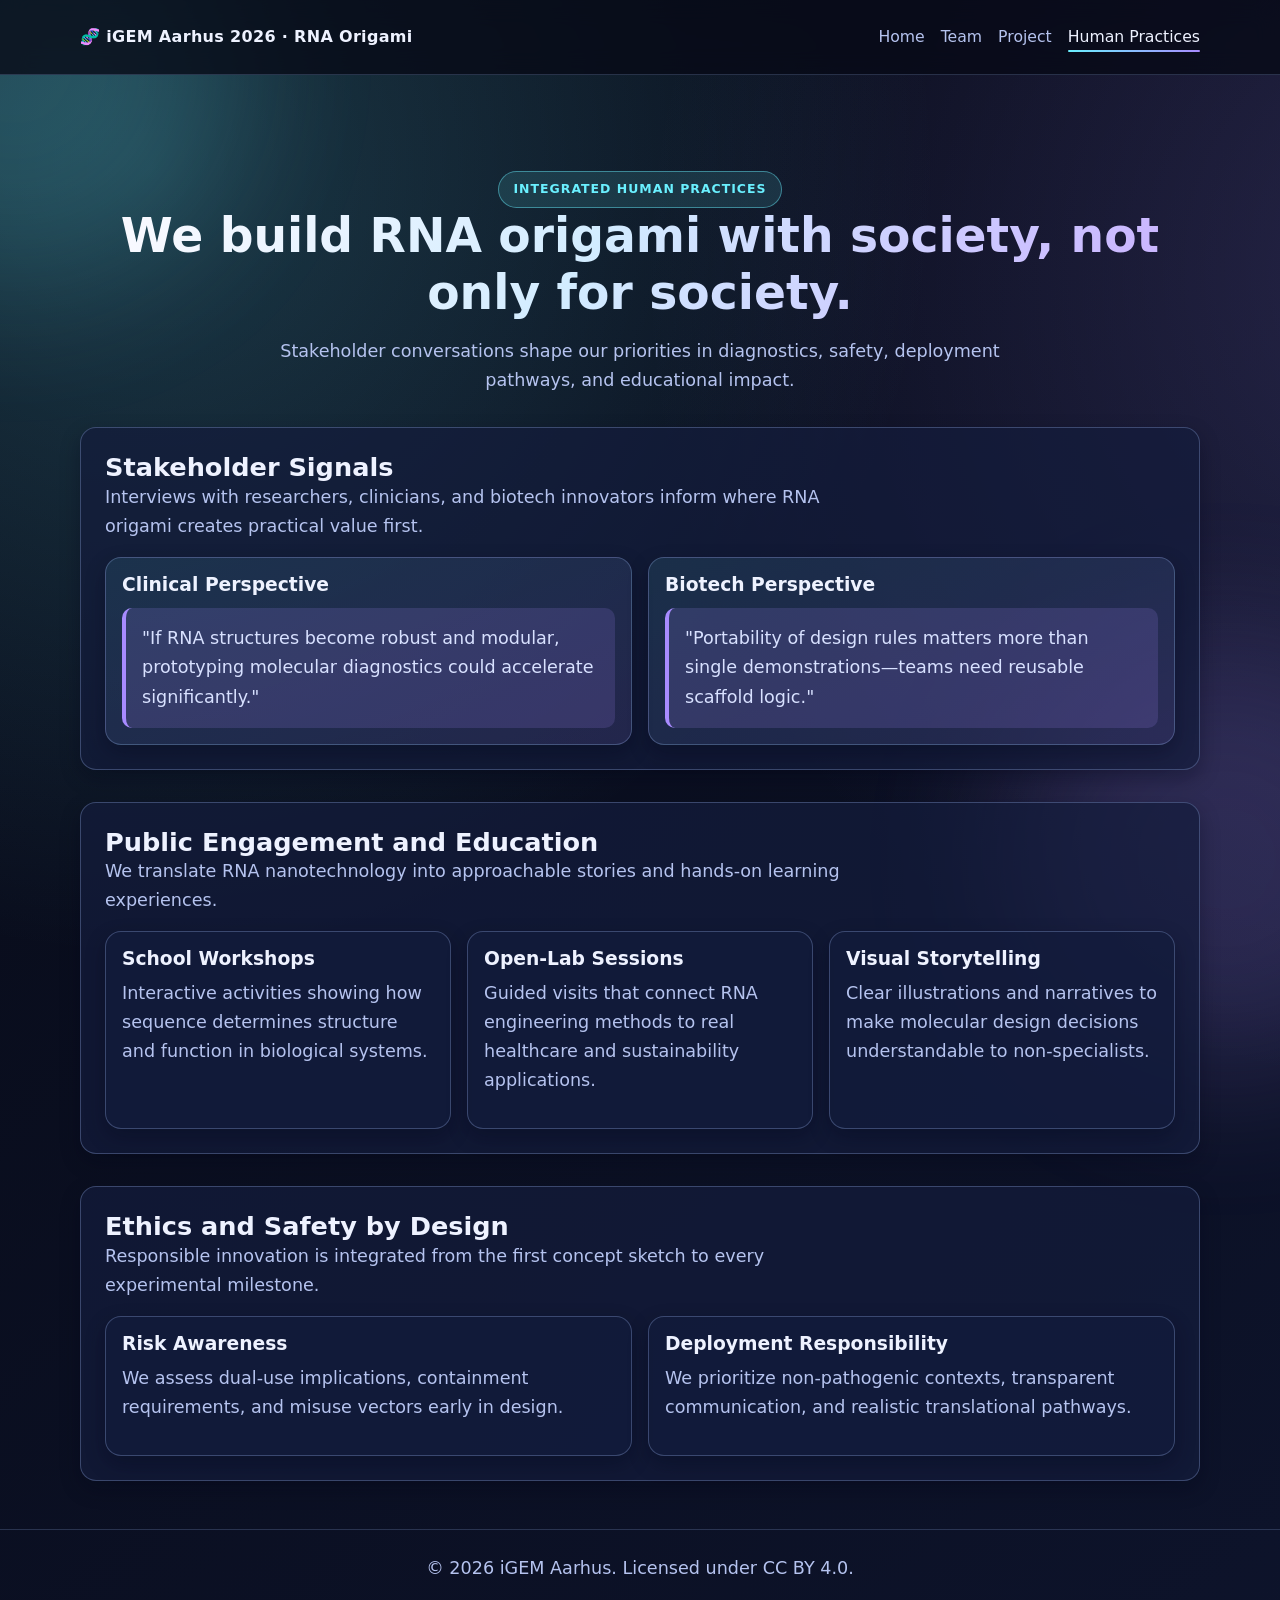
<file: human-practices.html>
<!DOCTYPE html>
<html lang="en">
<head>
    <meta charset="UTF-8">
    <meta name="viewport" content="width=device-width, initial-scale=1.0">
    <meta name="description" content="See how iGEM Aarhus integrates stakeholder feedback, public engagement, ethics, and safety into RNA origami design and responsible synthetic biology development.">
    <title>Human Practices · iGEM Aarhus 2026</title>
    <link rel="stylesheet" href="style.css">
    <script src="script.js" defer></script>
</head>
<body>
    <nav class="navbar">
        <div class="nav-inner">
            <div class="logo">🧬 iGEM Aarhus 2026 · RNA Origami</div>
            <ul class="nav-links">
                <li><a href="index.html">Home</a></li>
                <li><a href="team.html">Team</a></li>
                <li><a href="project.html">Project</a></li>
                <li><a href="human-practices.html">Human Practices</a></li>
            </ul>
        </div>
    </nav>

    <header class="page-header content-container" data-reveal>
        <div class="badge">Integrated Human Practices</div>
        <h1 class="hero-title">We build RNA origami with society, not only for society.</h1>
        <p>Stakeholder conversations shape our priorities in diagnostics, safety, deployment pathways, and educational impact.</p>
    </header>

    <main class="content-container section-stack">
        <section class="panel" data-reveal>
            <div class="section-heading">
                <h2>Stakeholder Signals</h2>
                <p>Interviews with researchers, clinicians, and biotech innovators inform where RNA origami creates practical value first.</p>
            </div>
            <div class="grid two-col">
                <article class="quote-card">
                    <h3>Clinical Perspective</h3>
                    <blockquote>"If RNA structures become robust and modular, prototyping molecular diagnostics could accelerate significantly."</blockquote>
                </article>
                <article class="quote-card">
                    <h3>Biotech Perspective</h3>
                    <blockquote>"Portability of design rules matters more than single demonstrations—teams need reusable scaffold logic."</blockquote>
                </article>
            </div>
        </section>

        <section class="panel" data-reveal>
            <div class="section-heading">
                <h2>Public Engagement and Education</h2>
                <p>We translate RNA nanotechnology into approachable stories and hands-on learning experiences.</p>
            </div>
            <div class="grid three-col">
                <article class="card">
                    <h3>School Workshops</h3>
                    <p>Interactive activities showing how sequence determines structure and function in biological systems.</p>
                </article>
                <article class="card">
                    <h3>Open-Lab Sessions</h3>
                    <p>Guided visits that connect RNA engineering methods to real healthcare and sustainability applications.</p>
                </article>
                <article class="card">
                    <h3>Visual Storytelling</h3>
                    <p>Clear illustrations and narratives to make molecular design decisions understandable to non-specialists.</p>
                </article>
            </div>
        </section>

        <section class="panel" data-reveal>
            <div class="section-heading">
                <h2>Ethics and Safety by Design</h2>
                <p>Responsible innovation is integrated from the first concept sketch to every experimental milestone.</p>
            </div>
            <div class="grid two-col">
                <article class="card">
                    <h3>Risk Awareness</h3>
                    <p>We assess dual-use implications, containment requirements, and misuse vectors early in design.</p>
                </article>
                <article class="card">
                    <h3>Deployment Responsibility</h3>
                    <p>We prioritize non-pathogenic contexts, transparent communication, and realistic translational pathways.</p>
                </article>
            </div>
        </section>
    </main>

    <footer>
        <p>&copy; 2026 iGEM Aarhus. Licensed under CC BY 4.0.</p>
    </footer>
</body>
</html>
</file>
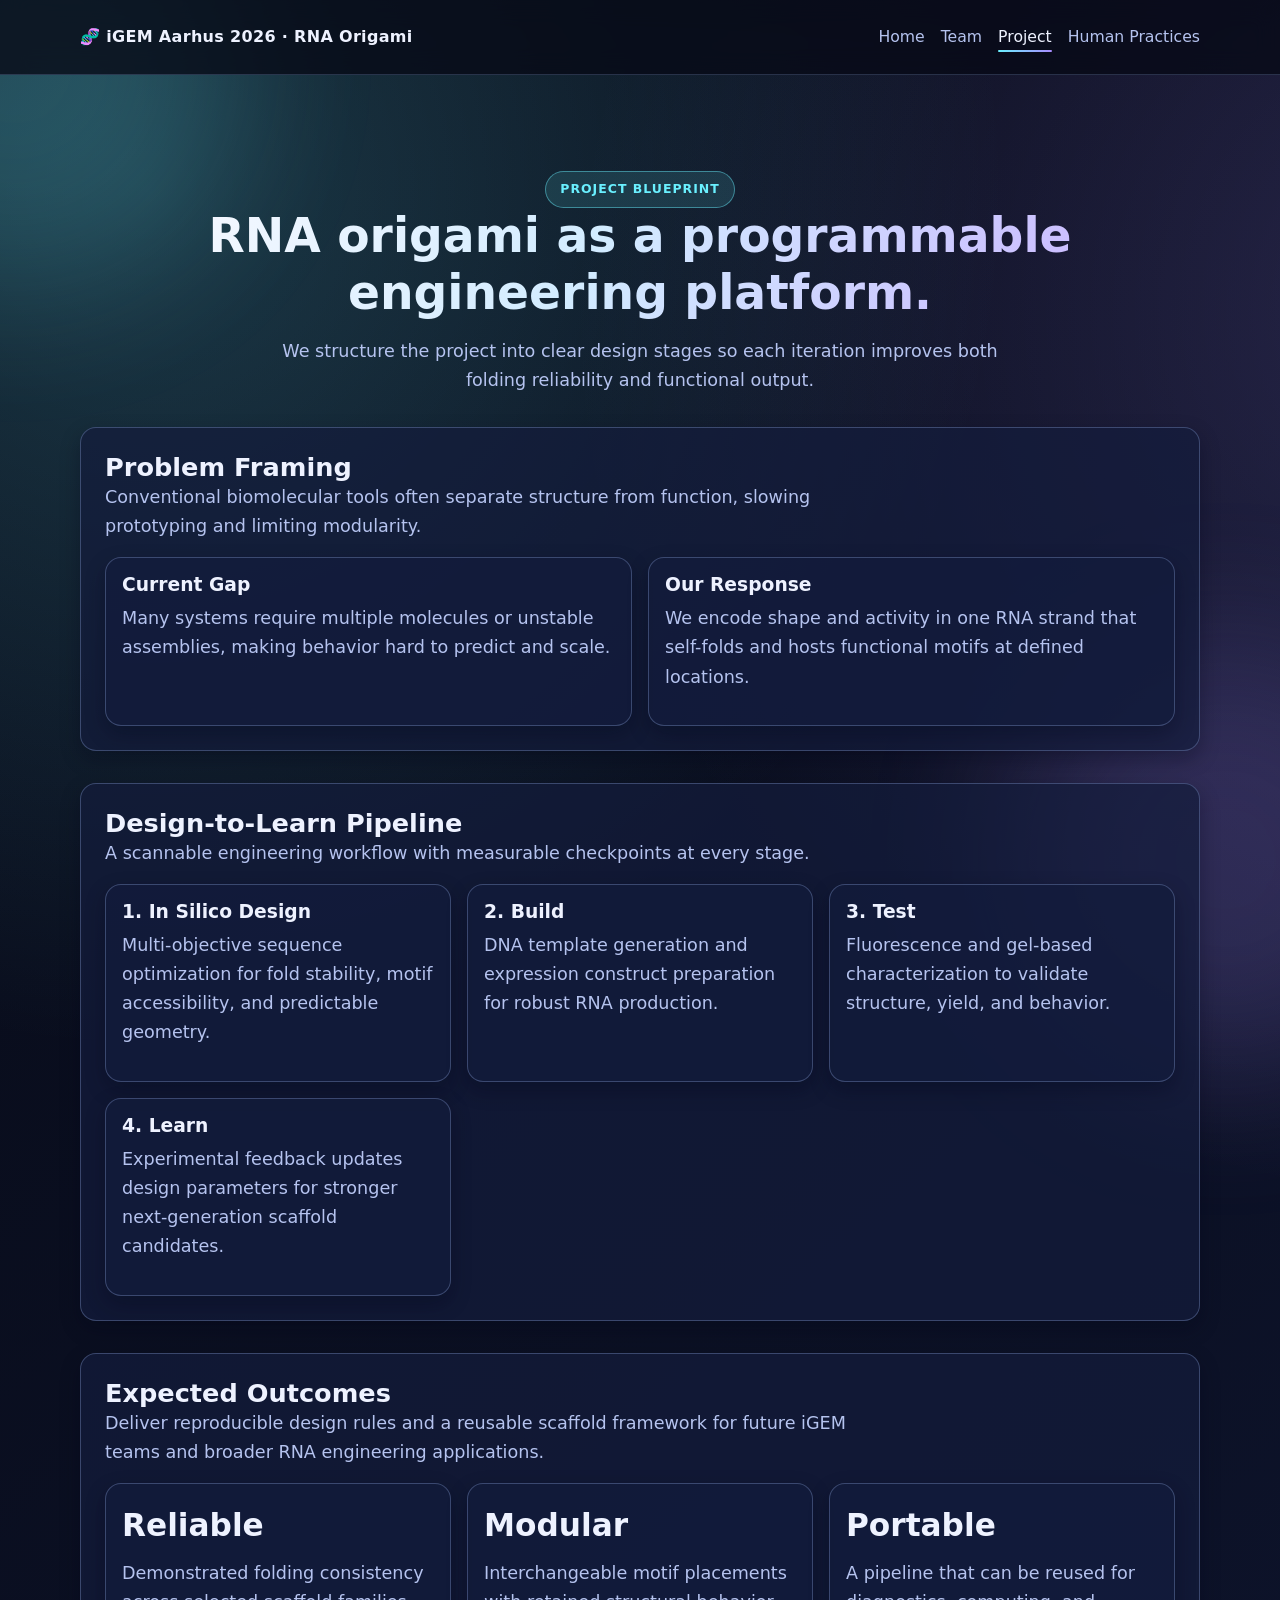
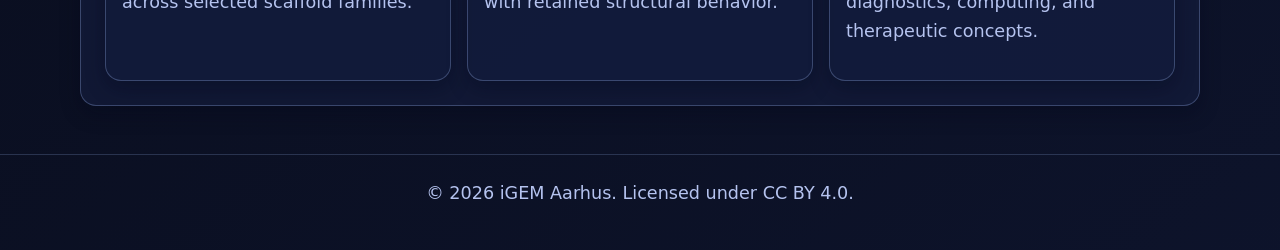
<file: project.html>
<!DOCTYPE html>
<html lang="en">
<head>
    <meta charset="UTF-8">
    <meta name="viewport" content="width=device-width, initial-scale=1.0">
    <meta name="description" content="Explore the iGEM Aarhus RNA origami project pipeline from computational sequence design to wet-lab validation, iterative learning, and modular biological engineering outcomes.">
    <title>Project · iGEM Aarhus 2026</title>
    <link rel="stylesheet" href="style.css">
    <script src="script.js" defer></script>
</head>
<body>
    <nav class="navbar">
        <div class="nav-inner">
            <div class="logo">🧬 iGEM Aarhus 2026 · RNA Origami</div>
            <ul class="nav-links">
                <li><a href="index.html">Home</a></li>
                <li><a href="team.html">Team</a></li>
                <li><a href="project.html">Project</a></li>
                <li><a href="human-practices.html">Human Practices</a></li>
            </ul>
        </div>
    </nav>

    <header class="page-header content-container" data-reveal>
        <div class="badge">Project Blueprint</div>
        <h1 class="hero-title">RNA origami as a programmable engineering platform.</h1>
        <p>We structure the project into clear design stages so each iteration improves both folding reliability and functional output.</p>
    </header>

    <main class="content-container section-stack">
        <section class="panel" data-reveal>
            <div class="section-heading">
                <h2>Problem Framing</h2>
                <p>Conventional biomolecular tools often separate structure from function, slowing prototyping and limiting modularity.</p>
            </div>
            <div class="grid two-col">
                <article class="card">
                    <h3>Current Gap</h3>
                    <p>Many systems require multiple molecules or unstable assemblies, making behavior hard to predict and scale.</p>
                </article>
                <article class="card">
                    <h3>Our Response</h3>
                    <p>We encode shape and activity in one RNA strand that self-folds and hosts functional motifs at defined locations.</p>
                </article>
            </div>
        </section>

        <section class="panel" data-reveal>
            <div class="section-heading">
                <h2>Design-to-Learn Pipeline</h2>
                <p>A scannable engineering workflow with measurable checkpoints at every stage.</p>
            </div>
            <div class="grid two-col">
                <article class="card" data-reveal data-delay="1">
                    <h3>1. In Silico Design</h3>
                    <p>Multi-objective sequence optimization for fold stability, motif accessibility, and predictable geometry.</p>
                </article>
                <article class="card" data-reveal data-delay="2">
                    <h3>2. Build</h3>
                    <p>DNA template generation and expression construct preparation for robust RNA production.</p>
                </article>
                <article class="card" data-reveal data-delay="1">
                    <h3>3. Test</h3>
                    <p>Fluorescence and gel-based characterization to validate structure, yield, and behavior.</p>
                </article>
                <article class="card" data-reveal data-delay="2">
                    <h3>4. Learn</h3>
                    <p>Experimental feedback updates design parameters for stronger next-generation scaffold candidates.</p>
                </article>
            </div>
        </section>

        <section class="panel" data-reveal>
            <div class="section-heading">
                <h2>Expected Outcomes</h2>
                <p>Deliver reproducible design rules and a reusable scaffold framework for future iGEM teams and broader RNA engineering applications.</p>
            </div>
            <div class="grid three-col">
                <article class="card">
                    <div class="stat">Reliable</div>
                    <p>Demonstrated folding consistency across selected scaffold families.</p>
                </article>
                <article class="card">
                    <div class="stat">Modular</div>
                    <p>Interchangeable motif placements with retained structural behavior.</p>
                </article>
                <article class="card">
                    <div class="stat">Portable</div>
                    <p>A pipeline that can be reused for diagnostics, computing, and therapeutic concepts.</p>
                </article>
            </div>
        </section>
    </main>

    <footer>
        <p>&copy; 2026 iGEM Aarhus. Licensed under CC BY 4.0.</p>
    </footer>
</body>
</html>
</file>
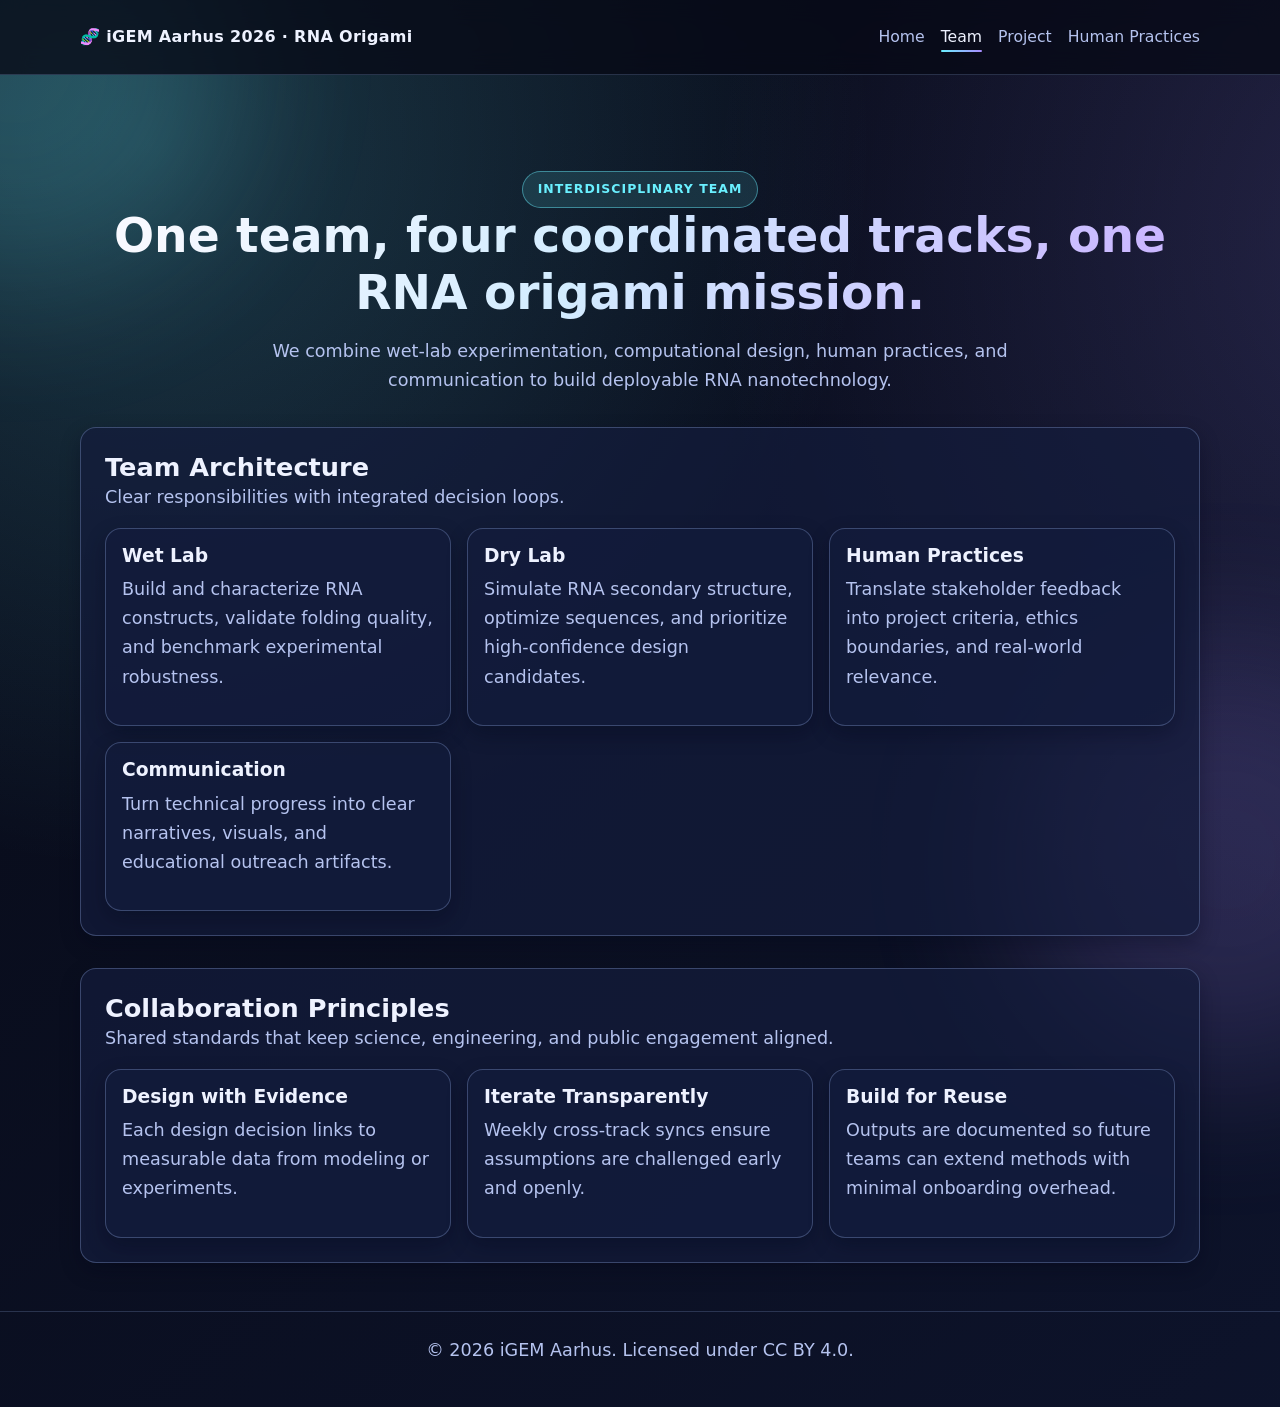
<file: team.html>
<!DOCTYPE html>
<html lang="en">
<head>
    <meta charset="UTF-8">
    <meta name="viewport" content="width=device-width, initial-scale=1.0">
    <meta name="description" content="Meet the interdisciplinary iGEM Aarhus RNA origami team across wet lab, dry lab, human practices, and communication tracks working in coordinated scientific iteration.">
    <title>Team · iGEM Aarhus 2026</title>
    <link rel="stylesheet" href="style.css">
    <script src="script.js" defer></script>
</head>
<body>
    <nav class="navbar">
        <div class="nav-inner">
            <div class="logo">🧬 iGEM Aarhus 2026 · RNA Origami</div>
            <ul class="nav-links">
                <li><a href="index.html">Home</a></li>
                <li><a href="team.html">Team</a></li>
                <li><a href="project.html">Project</a></li>
                <li><a href="human-practices.html">Human Practices</a></li>
            </ul>
        </div>
    </nav>

    <header class="page-header content-container" data-reveal>
        <div class="badge">Interdisciplinary Team</div>
        <h1 class="hero-title">One team, four coordinated tracks, one RNA origami mission.</h1>
        <p>We combine wet-lab experimentation, computational design, human practices, and communication to build deployable RNA nanotechnology.</p>
    </header>

    <main class="content-container section-stack">
        <section class="panel" data-reveal>
            <div class="section-heading">
                <h2>Team Architecture</h2>
                <p>Clear responsibilities with integrated decision loops.</p>
            </div>
            <div class="grid two-col">
                <article class="card">
                    <h3>Wet Lab</h3>
                    <p>Build and characterize RNA constructs, validate folding quality, and benchmark experimental robustness.</p>
                </article>
                <article class="card">
                    <h3>Dry Lab</h3>
                    <p>Simulate RNA secondary structure, optimize sequences, and prioritize high-confidence design candidates.</p>
                </article>
                <article class="card">
                    <h3>Human Practices</h3>
                    <p>Translate stakeholder feedback into project criteria, ethics boundaries, and real-world relevance.</p>
                </article>
                <article class="card">
                    <h3>Communication</h3>
                    <p>Turn technical progress into clear narratives, visuals, and educational outreach artifacts.</p>
                </article>
            </div>
        </section>

        <section class="panel" data-reveal>
            <div class="section-heading">
                <h2>Collaboration Principles</h2>
                <p>Shared standards that keep science, engineering, and public engagement aligned.</p>
            </div>
            <div class="grid three-col">
                <article class="card" data-reveal data-delay="1">
                    <h3>Design with Evidence</h3>
                    <p>Each design decision links to measurable data from modeling or experiments.</p>
                </article>
                <article class="card" data-reveal data-delay="2">
                    <h3>Iterate Transparently</h3>
                    <p>Weekly cross-track syncs ensure assumptions are challenged early and openly.</p>
                </article>
                <article class="card" data-reveal data-delay="3">
                    <h3>Build for Reuse</h3>
                    <p>Outputs are documented so future teams can extend methods with minimal onboarding overhead.</p>
                </article>
            </div>
        </section>
    </main>

    <footer>
        <p>&copy; 2026 iGEM Aarhus. Licensed under CC BY 4.0.</p>
    </footer>
</body>
</html>
</file>
<file: style.css>
/* =========================================================
   1) Design tokens: futuristic RNA lab aesthetic
   ========================================================= */
:root {
    color-scheme: dark;

    --bg-base: #070a16;
    --bg-surface: #0f1631;
    --bg-panel: rgba(20, 29, 60, 0.72);
    --bg-panel-strong: rgba(26, 37, 76, 0.86);

    --text-primary: #eef2ff;
    --text-secondary: #b5c3ef;
    --text-tertiary: #8fa2db;

    --accent-cyan: #6af0ff;
    --accent-violet: #a88bff;
    --accent-mint: #4dffb8;
    --accent-warm: #ffd38e;

    --border-soft: rgba(166, 193, 255, 0.28);
    --border-strong: rgba(106, 240, 255, 0.44);

    --space-1: 0.25rem;
    --space-2: 0.5rem;
    --space-3: 0.75rem;
    --space-4: 1rem;
    --space-5: 1.5rem;
    --space-6: 2rem;
    --space-7: 3rem;
    --space-8: 4rem;

    --radius-sm: 10px;
    --radius-md: 16px;
    --radius-lg: 24px;
    --radius-pill: 999px;

    --shadow-sm: 0 8px 20px rgba(2, 7, 24, 0.32);
    --shadow-md: 0 14px 30px rgba(2, 7, 24, 0.4);
    --shadow-lg: 0 24px 50px rgba(2, 7, 24, 0.52);

    --container-max: 1120px;

    --font-base: "Inter", "Segoe UI", system-ui, -apple-system, sans-serif;
    --font-size-sm: clamp(0.88rem, 0.78rem + 0.25vw, 0.98rem);
    --font-size-md: clamp(1rem, 0.92rem + 0.3vw, 1.1rem);
    --font-size-lg: clamp(1.2rem, 1.05rem + 0.7vw, 1.6rem);
    --font-size-xl: clamp(1.9rem, 1.35rem + 2vw, 3.1rem);

    --motion-fast: 180ms;
    --motion-mid: 280ms;
    --motion-slow: 560ms;
    --ease-precision: cubic-bezier(0.22, 0.61, 0.36, 1);
}

/* =========================================================
   2) Base and typography
   ========================================================= */
* {
    box-sizing: border-box;
}

html,
body {
    margin: 0;
    padding: 0;
}

body {
    min-height: 100vh;
    font-family: var(--font-base);
    color: var(--text-primary);
    line-height: 1.65;
    background:
        radial-gradient(circle at 9% 8%, rgba(106, 240, 255, 0.2), transparent 32%),
        radial-gradient(circle at 88% 13%, rgba(168, 139, 255, 0.18), transparent 35%),
        linear-gradient(140deg, var(--bg-base), var(--bg-surface));
    background-size: 130% 130%;
    overflow-x: hidden;
    animation: ambient-gradient 18s ease-in-out infinite alternate;
}

body::before,
body::after {
    content: "";
    position: fixed;
    width: min(42vw, 440px);
    height: min(42vw, 440px);
    border-radius: 50%;
    filter: blur(78px);
    opacity: 0.18;
    pointer-events: none;
    z-index: -1;
}

body::before {
    top: -12vw;
    left: -16vw;
    background: var(--accent-cyan);
    animation: ambient-orb-a 15s ease-in-out infinite;
}

body::after {
    right: -13vw;
    bottom: -14vw;
    background: var(--accent-violet);
    animation: ambient-orb-b 18s ease-in-out infinite;
}

img {
    max-width: 100%;
    display: block;
}

a {
    color: inherit;
}

h1,
h2,
h3 {
    margin: 0;
    line-height: 1.2;
}

h1 {
    font-size: var(--font-size-xl);
}

h2 {
    font-size: var(--font-size-lg);
}

p,
li,
blockquote {
    margin-top: 0;
    color: var(--text-secondary);
    font-size: var(--font-size-md);
}

ul {
    margin: 0;
    padding-left: 1.15rem;
}

strong {
    color: var(--text-primary);
}

/* =========================================================
   3) Layout utilities
   ========================================================= */
.content-container {
    width: min(var(--container-max), calc(100% - 2rem));
    margin-inline: auto;
}

.section-stack {
    display: grid;
    gap: var(--space-6);
    margin-bottom: var(--space-7);
}

.grid {
    display: grid;
    gap: var(--space-4);
    grid-template-columns: repeat(auto-fit, minmax(220px, 1fr));
}

.grid.two-col {
    grid-template-columns: repeat(auto-fit, minmax(290px, 1fr));
}

.grid.three-col {
    grid-template-columns: repeat(auto-fit, minmax(210px, 1fr));
}

.page-header {
    padding: clamp(3.3rem, 9vw, 6rem) 0 var(--space-6);
    text-align: center;
}

.page-header p {
    max-width: 760px;
    margin: var(--space-4) auto 0;
}

.hero-section {
    padding: clamp(4rem, 12vw, 7rem) 0 var(--space-7);
    text-align: center;
}

.hero-section p {
    max-width: 760px;
    margin: var(--space-4) auto var(--space-6);
}

.hero-meta {
    display: grid;
    grid-template-columns: repeat(auto-fit, minmax(180px, 1fr));
    gap: var(--space-3);
    margin-top: var(--space-6);
}

/* =========================================================
   4) Components
   ========================================================= */
.navbar {
    position: sticky;
    top: 0;
    z-index: 20;
    backdrop-filter: blur(12px);
    background: rgba(7, 10, 22, 0.78);
    border-bottom: 1px solid rgba(166, 193, 255, 0.2);
}

.nav-inner {
    width: min(var(--container-max), calc(100% - 2rem));
    margin-inline: auto;
    display: flex;
    align-items: center;
    justify-content: space-between;
    gap: var(--space-4);
    min-height: 74px;
}

.logo {
    display: inline-flex;
    align-items: center;
    gap: var(--space-2);
    font-weight: 700;
    letter-spacing: 0.02em;
}

.nav-links {
    list-style: none;
    display: flex;
    align-items: center;
    gap: var(--space-4);
    margin: 0;
    padding: 0;
}

.nav-links a {
    position: relative;
    font-size: var(--font-size-sm);
    text-decoration: none;
    color: var(--text-secondary);
    transition: color var(--motion-fast) var(--ease-precision);
}

.nav-links a::after {
    content: "";
    position: absolute;
    left: 0;
    bottom: -6px;
    width: 100%;
    height: 2px;
    border-radius: var(--radius-pill);
    background: linear-gradient(90deg, var(--accent-cyan), var(--accent-violet));
    transform: scaleX(0);
    transform-origin: left;
    transition: transform var(--motion-fast) var(--ease-precision);
}

.nav-links a:hover,
.nav-links a:focus-visible,
.nav-links a[aria-current="page"] {
    color: var(--text-primary);
}

.nav-links a:hover::after,
.nav-links a:focus-visible::after,
.nav-links a[aria-current="page"]::after {
    transform: scaleX(1);
}

.badge {
    display: inline-flex;
    align-items: center;
    gap: var(--space-2);
    padding: 0.45rem 0.9rem;
    border-radius: var(--radius-pill);
    border: 1px solid rgba(106, 240, 255, 0.44);
    background: rgba(106, 240, 255, 0.12);
    color: var(--accent-cyan);
    text-transform: uppercase;
    letter-spacing: 0.08em;
    font-size: 0.78rem;
    font-weight: 700;
}

.hero-title {
    background: linear-gradient(120deg, #f8f9ff 6%, #d2ecff 45%, #cab7ff 92%);
    -webkit-background-clip: text;
    background-clip: text;
    color: transparent;
}

.button-row {
    display: flex;
    justify-content: center;
    flex-wrap: wrap;
    gap: var(--space-3);
}

.btn {
    display: inline-flex;
    align-items: center;
    justify-content: center;
    min-height: 44px;
    padding: 0.65rem 1.15rem;
    border-radius: var(--radius-pill);
    border: 1px solid transparent;
    text-decoration: none;
    font-weight: 700;
    font-size: var(--font-size-sm);
    transition:
        transform var(--motion-fast) var(--ease-precision),
        box-shadow var(--motion-fast) var(--ease-precision),
        border-color var(--motion-fast) var(--ease-precision),
        background-color var(--motion-fast) var(--ease-precision);
}

.btn-primary {
    color: #02131d;
    background: linear-gradient(110deg, var(--accent-cyan), #8be2ff);
    box-shadow: 0 8px 18px rgba(106, 240, 255, 0.28);
}

.btn-secondary {
    color: var(--text-primary);
    background: rgba(168, 139, 255, 0.16);
    border-color: rgba(168, 139, 255, 0.55);
}

.btn:hover {
    transform: translateY(-2px);
}

.panel,
.card,
.meta-item,
.quote-card,
.checklist-item {
    border-radius: var(--radius-md);
    border: 1px solid var(--border-soft);
    background: var(--bg-panel);
    box-shadow: var(--shadow-sm);
}

.panel {
    padding: var(--space-5);
}

.card,
.meta-item,
.quote-card,
.checklist-item {
    padding: var(--space-4);
}

.card h3,
.quote-card h3,
.meta-item h3 {
    margin-bottom: var(--space-2);
}

.meta-item {
    text-align: left;
}

.meta-item strong {
    display: block;
    font-size: clamp(1.3rem, 1rem + 0.9vw, 1.8rem);
    color: var(--text-primary);
    margin-bottom: var(--space-1);
}

.section-heading {
    margin-bottom: var(--space-4);
}

.section-heading p {
    margin-bottom: 0;
    max-width: 68ch;
}

.stat {
    font-size: clamp(1.5rem, 1.15rem + 1vw, 2.1rem);
    font-weight: 800;
    color: var(--text-primary);
    margin-bottom: var(--space-2);
}

.media-frame {
    border: 1px solid rgba(166, 193, 255, 0.4);
    border-radius: var(--radius-lg);
    overflow: hidden;
    box-shadow: var(--shadow-md);
}

.media-frame img {
    width: 100%;
    aspect-ratio: 16 / 9;
    object-fit: cover;
    transition: transform var(--motion-slow) var(--ease-precision);
}

.media-frame:hover img {
    transform: scale(1.03);
}

blockquote {
    margin: var(--space-3) 0 0;
    padding: var(--space-4);
    border-radius: var(--radius-sm);
    border-left: 4px solid var(--accent-violet);
    background: rgba(168, 139, 255, 0.16);
    color: #d8e1ff;
}

.quote-card {
    background: linear-gradient(160deg, rgba(106, 240, 255, 0.1), rgba(168, 139, 255, 0.12));
}

.checklist {
    list-style: none;
    padding: 0;
    margin: 0;
    display: grid;
    gap: var(--space-3);
}

.checklist-item {
    display: flex;
    gap: var(--space-3);
    align-items: flex-start;
}

.checklist-item::before {
    content: "✓";
    color: var(--accent-mint);
    font-weight: 800;
    line-height: 1.25;
}

footer {
    margin-top: var(--space-7);
    padding: var(--space-5) 0;
    border-top: 1px solid rgba(166, 193, 255, 0.2);
    color: var(--text-tertiary);
    text-align: center;
}

/* Consistent hover/focus quality */
.card,
.panel,
.meta-item,
.quote-card,
.checklist-item,
.media-frame {
    transition:
        transform var(--motion-mid) var(--ease-precision),
        box-shadow var(--motion-mid) var(--ease-precision),
        border-color var(--motion-mid) var(--ease-precision),
        background-color var(--motion-mid) var(--ease-precision);
}

.card:hover,
.panel:hover,
.meta-item:hover,
.quote-card:hover,
.checklist-item:hover,
.media-frame:hover {
    transform: translateY(-4px);
    border-color: var(--border-strong);
    box-shadow: var(--shadow-md);
}

/* =========================================================
   5) Motion primitives
   ========================================================= */
.js-motion [data-reveal] {
    opacity: 0;
    transform: translateY(16px) scale(0.995);
    transition:
        opacity var(--motion-slow) var(--ease-precision),
        transform var(--motion-slow) var(--ease-precision);
}

.js-motion [data-reveal].is-visible {
    opacity: 1;
    transform: translateY(0) scale(1);
}

[data-reveal][data-delay="1"] {
    transition-delay: 80ms;
}

[data-reveal][data-delay="2"] {
    transition-delay: 160ms;
}

[data-reveal][data-delay="3"] {
    transition-delay: 240ms;
}

@keyframes ambient-gradient {
    from {
        background-position: 0% 40%;
    }
    to {
        background-position: 100% 60%;
    }
}

@keyframes ambient-orb-a {
    0%,
    100% {
        transform: translate(0, 0);
    }
    50% {
        transform: translate(38px, 22px);
    }
}

@keyframes ambient-orb-b {
    0%,
    100% {
        transform: translate(0, 0);
    }
    50% {
        transform: translate(-32px, -18px);
    }
}

/* =========================================================
   6) Accessibility and focus visibility
   ========================================================= */
:focus-visible {
    outline: 3px solid rgba(106, 240, 255, 0.88);
    outline-offset: 3px;
    border-radius: 6px;
}

@media (prefers-reduced-motion: reduce) {
    *,
    *::before,
    *::after {
        animation: none !important;
        transition: none !important;
        scroll-behavior: auto !important;
    }

    .js-motion [data-reveal] {
        opacity: 1 !important;
        transform: none !important;
    }
}

/* =========================================================
   7) Responsive breakpoints
   ========================================================= */
@media (max-width: 980px) {
    .nav-inner {
        min-height: 68px;
    }

    .content-container {
        width: min(var(--container-max), calc(100% - 1.5rem));
    }

    .panel {
        padding: var(--space-4);
    }
}

@media (max-width: 760px) {
    .nav-inner {
        flex-direction: column;
        align-items: flex-start;
        justify-content: center;
        gap: var(--space-2);
        padding: var(--space-3) 0;
    }

    .nav-links {
        flex-wrap: wrap;
        gap: var(--space-2) var(--space-3);
    }

    .hero-section,
    .page-header {
        text-align: left;
    }

    .hero-section p,
    .page-header p {
        margin-inline: 0;
    }

    .button-row {
        justify-content: flex-start;
    }
}

@media (max-width: 520px) {
    .content-container {
        width: calc(100% - 1.15rem);
    }

    .card,
    .meta-item,
    .quote-card,
    .checklist-item,
    .panel {
        padding: var(--space-3);
    }
}
</file>
